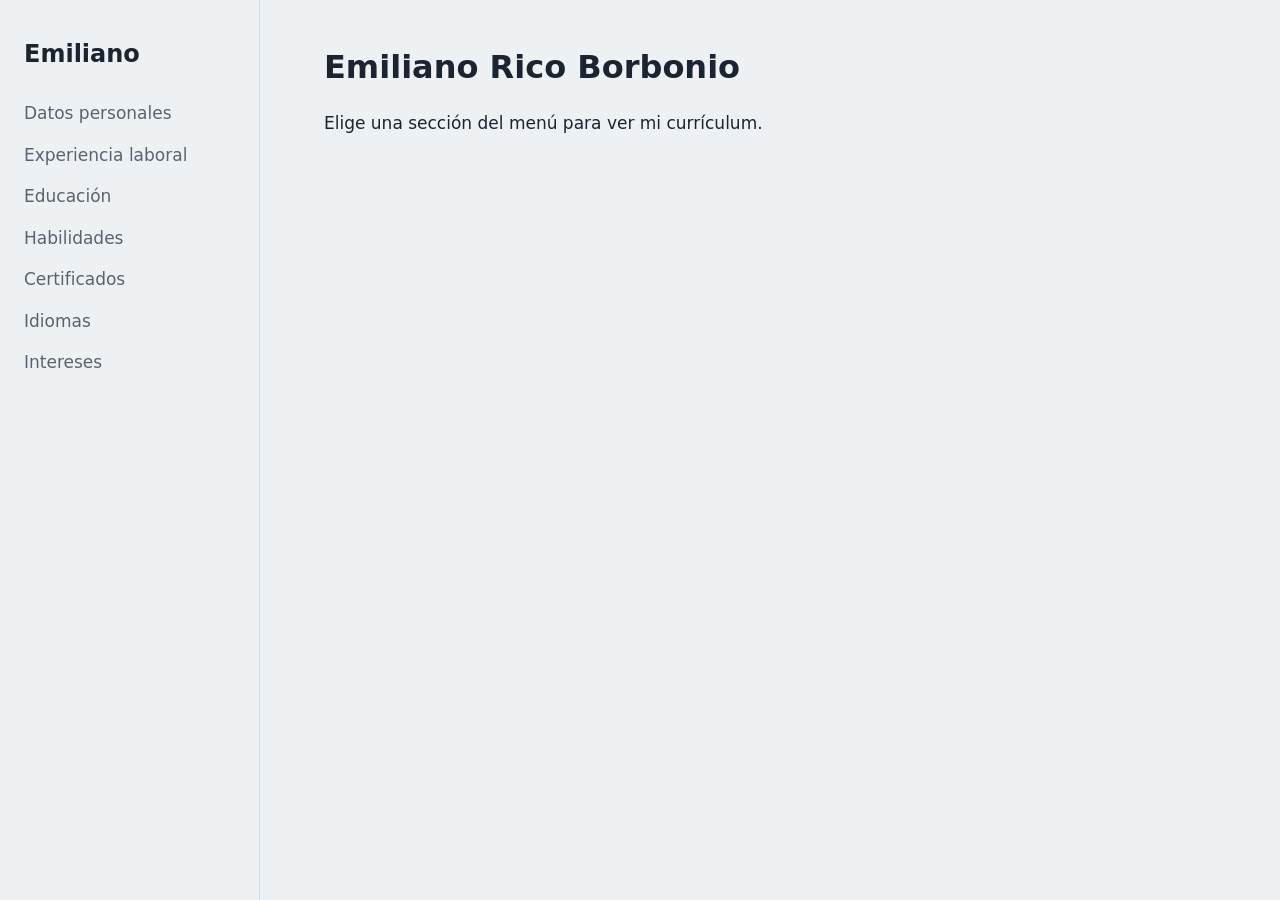
<file: index.html>
<!DOCTYPE html>
<html lang="es"><head><meta charset="utf-8"><meta name="viewport" content="width=device-width,initial-scale=1">
<title>Emiliano</title><link rel="stylesheet" href="style.css"></head>
<body><aside><p class="name"><a href="index.html" style="color:inherit;text-decoration:none">Emiliano</a></p><nav aria-label="Secciones"><ul><li><a href="header.html">Datos personales</a></li><li><a href="work-experience.html">Experiencia laboral</a></li><li><a href="education.html">Educación</a></li><li><a href="skills.html">Habilidades</a></li><li><a href="certificates.html">Certificados</a></li><li><a href="languages.html">Idiomas</a></li><li><a href="interest.html">Intereses</a></li></ul></nav></aside>
<main><h1>Emiliano Rico Borbonio</h1><p>Elige una sección del menú para ver mi currículum.</p></main></body></html>
</file>
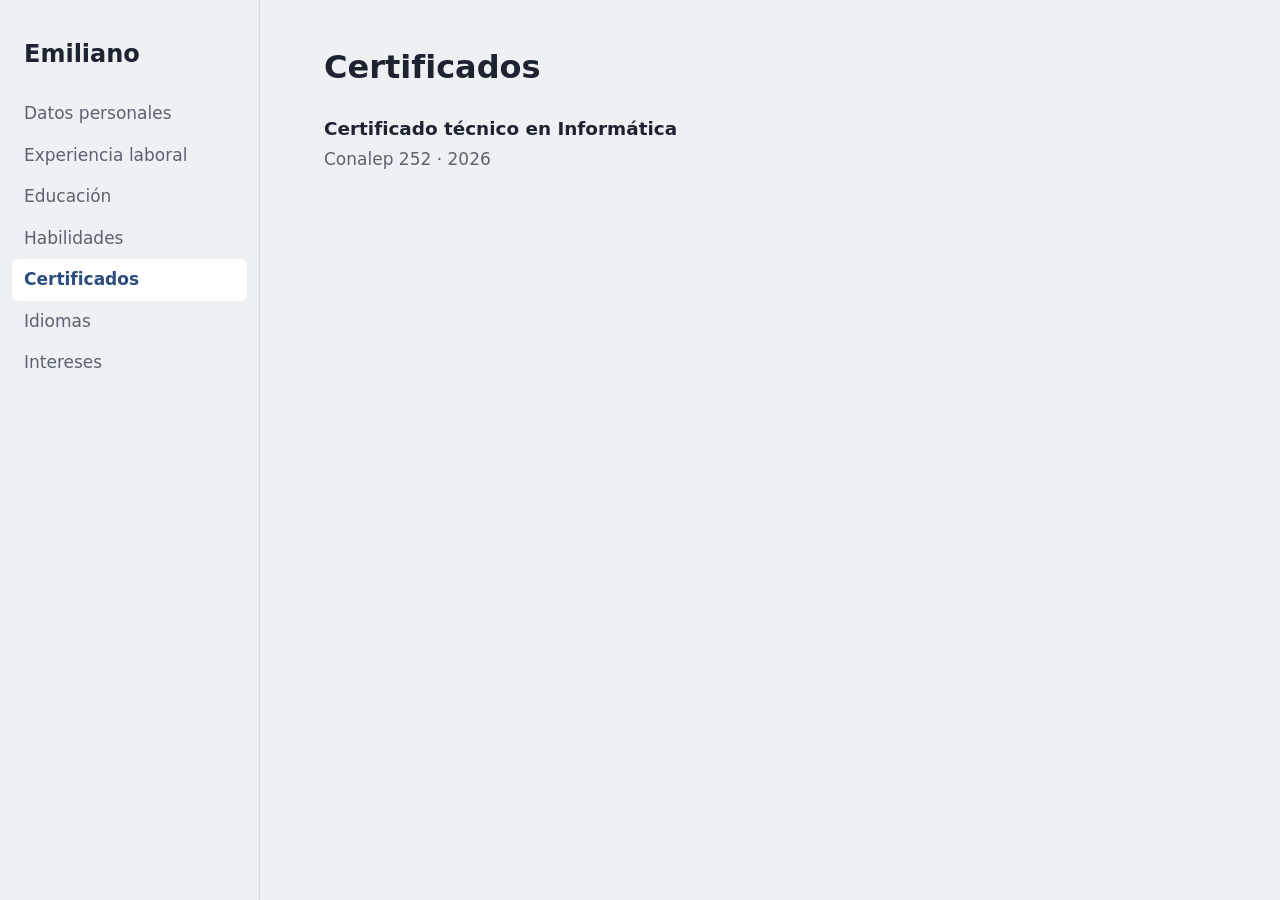
<file: certificates.html>
<!DOCTYPE html>
<html lang="es"><head><meta charset="utf-8"><meta name="viewport" content="width=device-width,initial-scale=1">
<title>Certificados – Emiliano</title><link rel="stylesheet" href="style.css"></head>
<body><aside><p class="name"><a href="index.html" style="color:inherit;text-decoration:none">Emiliano</a></p><nav aria-label="Secciones"><ul><li><a href="header.html">Datos personales</a></li><li><a href="work-experience.html">Experiencia laboral</a></li><li><a href="education.html">Educación</a></li><li><a href="skills.html">Habilidades</a></li><li><a href="certificates.html" aria-current="page">Certificados</a></li><li><a href="languages.html">Idiomas</a></li><li><a href="interest.html">Intereses</a></li></ul></nav></aside>
<main><h1>Certificados</h1><h2>Certificado técnico en Informática</h2>
<p class="meta">Conalep 252 · 2026</p></main></body></html>
</file>
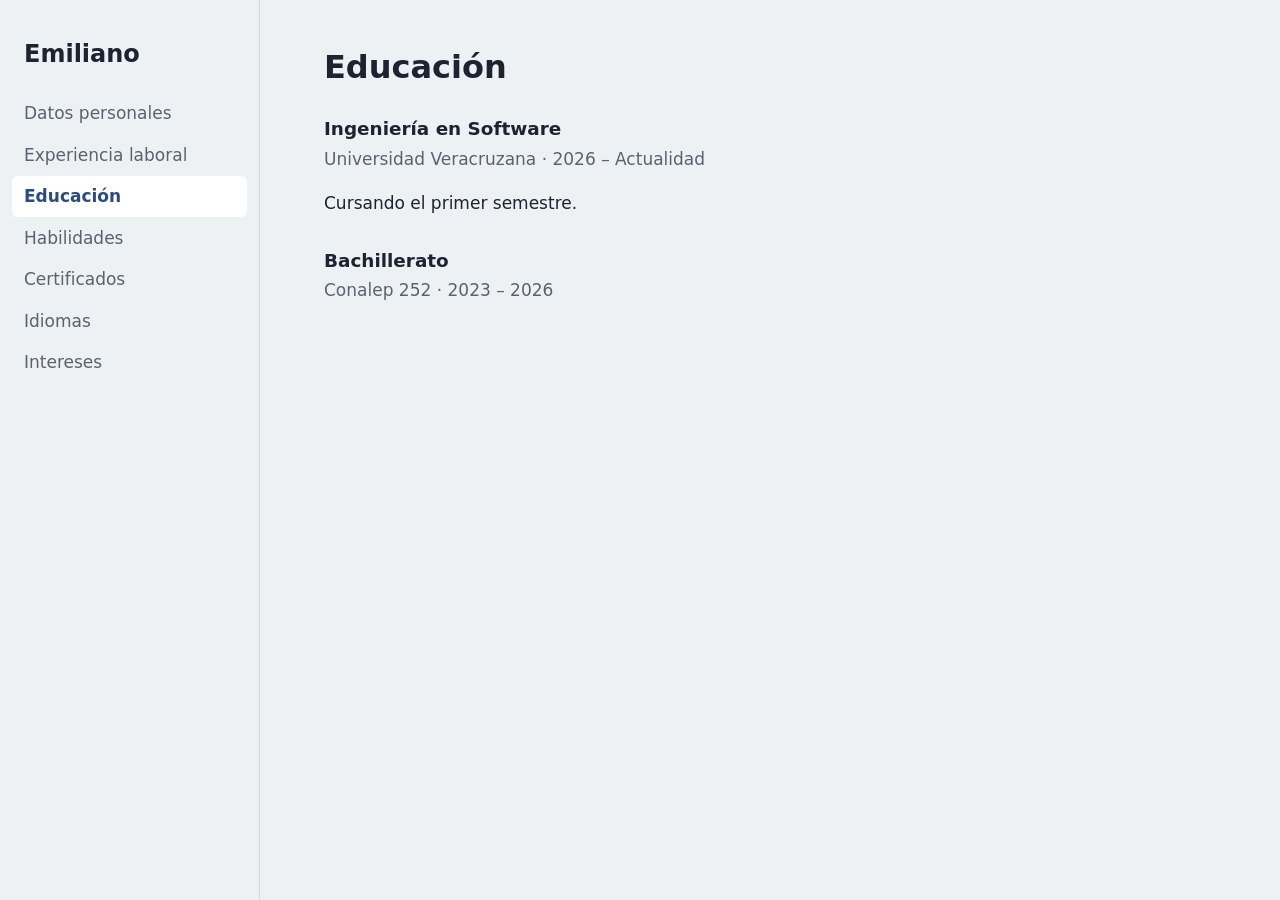
<file: education.html>
<!DOCTYPE html>
<html lang="es"><head><meta charset="utf-8"><meta name="viewport" content="width=device-width,initial-scale=1">
<title>Educación – Emiliano</title><link rel="stylesheet" href="style.css"></head>
<body><aside><p class="name"><a href="index.html" style="color:inherit;text-decoration:none">Emiliano</a></p><nav aria-label="Secciones"><ul><li><a href="header.html">Datos personales</a></li><li><a href="work-experience.html">Experiencia laboral</a></li><li><a href="education.html" aria-current="page">Educación</a></li><li><a href="skills.html">Habilidades</a></li><li><a href="certificates.html">Certificados</a></li><li><a href="languages.html">Idiomas</a></li><li><a href="interest.html">Intereses</a></li></ul></nav></aside>
<main><h1>Educación</h1><h2>Ingeniería en Software</h2>
<p class="meta">Universidad Veracruzana · 2026 – Actualidad</p>
<p>Cursando el primer semestre.</p>
<h2>Bachillerato</h2>
<p class="meta">Conalep 252 · 2023 – 2026</p></main></body></html>
</file>
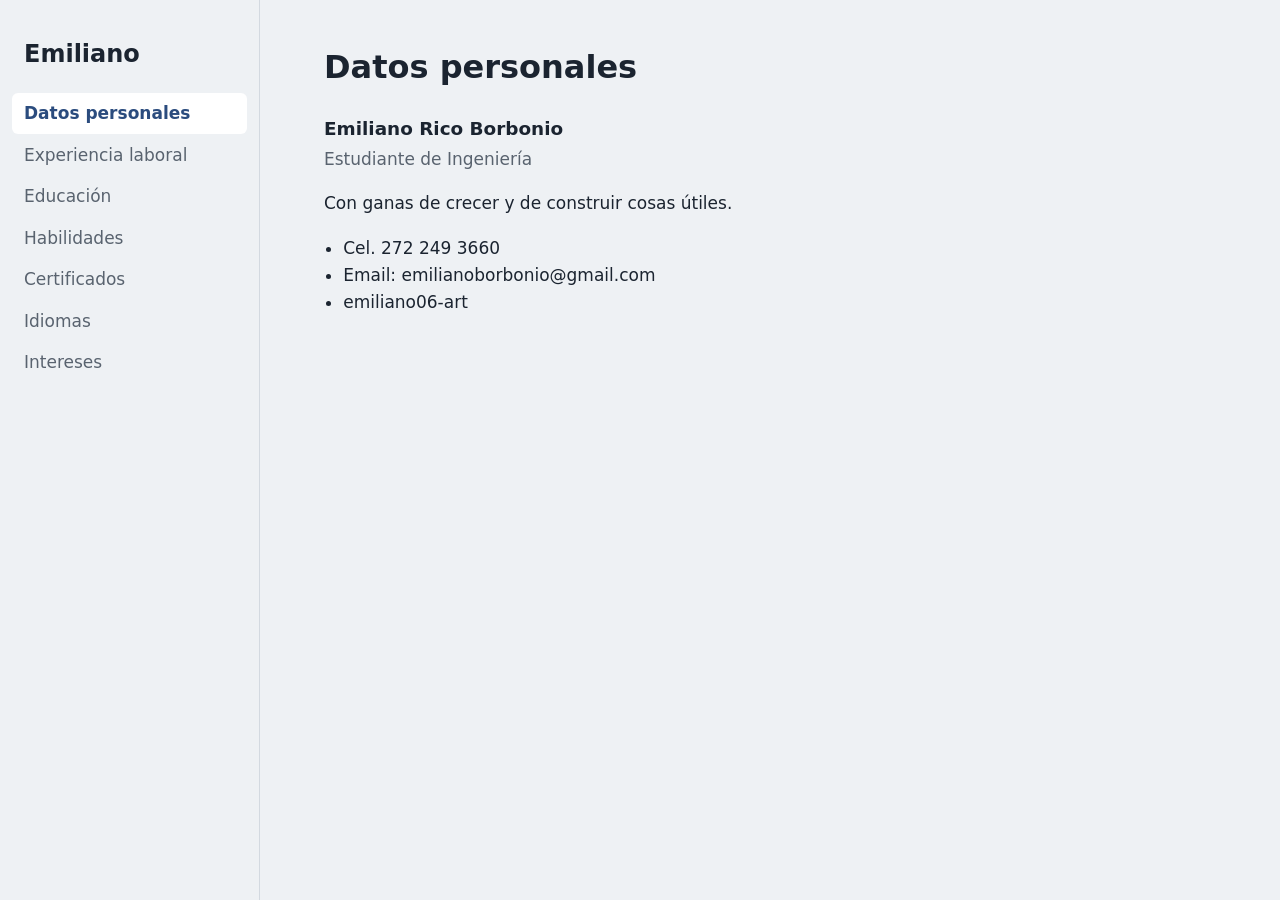
<file: header.html>
<!DOCTYPE html>
<html lang="es"><head><meta charset="utf-8"><meta name="viewport" content="width=device-width,initial-scale=1">
<title>Datos personales – Emiliano</title><link rel="stylesheet" href="style.css"></head>
<body><aside><p class="name"><a href="index.html" style="color:inherit;text-decoration:none">Emiliano</a></p><nav aria-label="Secciones"><ul><li><a href="header.html" aria-current="page">Datos personales</a></li><li><a href="work-experience.html">Experiencia laboral</a></li><li><a href="education.html">Educación</a></li><li><a href="skills.html">Habilidades</a></li><li><a href="certificates.html">Certificados</a></li><li><a href="languages.html">Idiomas</a></li><li><a href="interest.html">Intereses</a></li></ul></nav></aside>
<main><h1>Datos personales</h1><h2>Emiliano Rico Borbonio</h2>
<p class="meta">Estudiante de Ingeniería</p>
<p>Con ganas de crecer y de construir cosas útiles.</p>
<ul class="items"><li>Cel. 272 249 3660</li><li>Email: emilianoborbonio@gmail.com</li><li>emiliano06-art</li></ul></main></body></html>
</file>
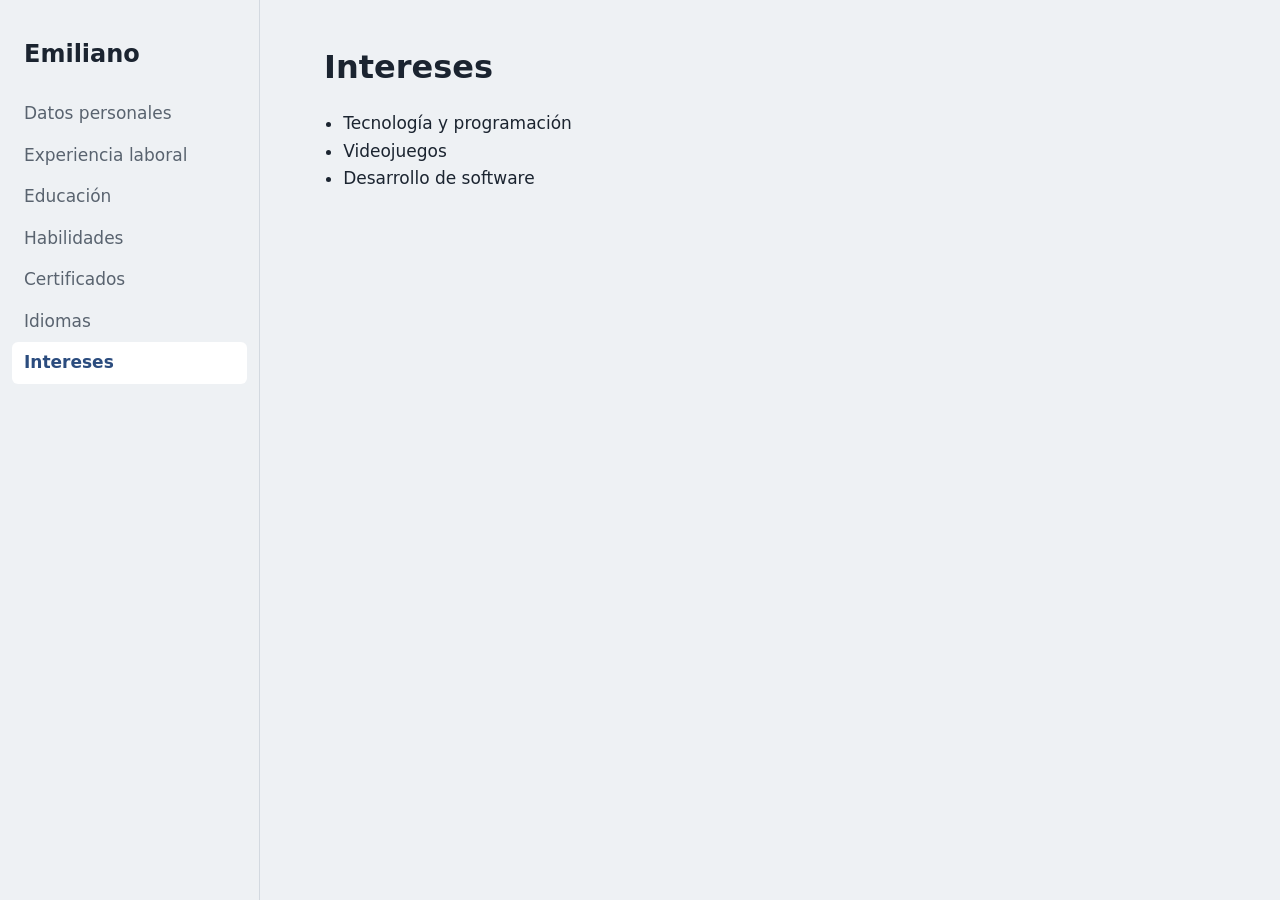
<file: interest.html>
<!DOCTYPE html>
<html lang="es"><head><meta charset="utf-8"><meta name="viewport" content="width=device-width,initial-scale=1">
<title>Intereses – Emiliano</title><link rel="stylesheet" href="style.css"></head>
<body><aside><p class="name"><a href="index.html" style="color:inherit;text-decoration:none">Emiliano</a></p><nav aria-label="Secciones"><ul><li><a href="header.html">Datos personales</a></li><li><a href="work-experience.html">Experiencia laboral</a></li><li><a href="education.html">Educación</a></li><li><a href="skills.html">Habilidades</a></li><li><a href="certificates.html">Certificados</a></li><li><a href="languages.html">Idiomas</a></li><li><a href="interest.html" aria-current="page">Intereses</a></li></ul></nav></aside>
<main><h1>Intereses</h1><ul class="items"><li>Tecnología y programación</li><li>Videojuegos</li><li>Desarrollo de software</li></ul></main></body></html>
</file>
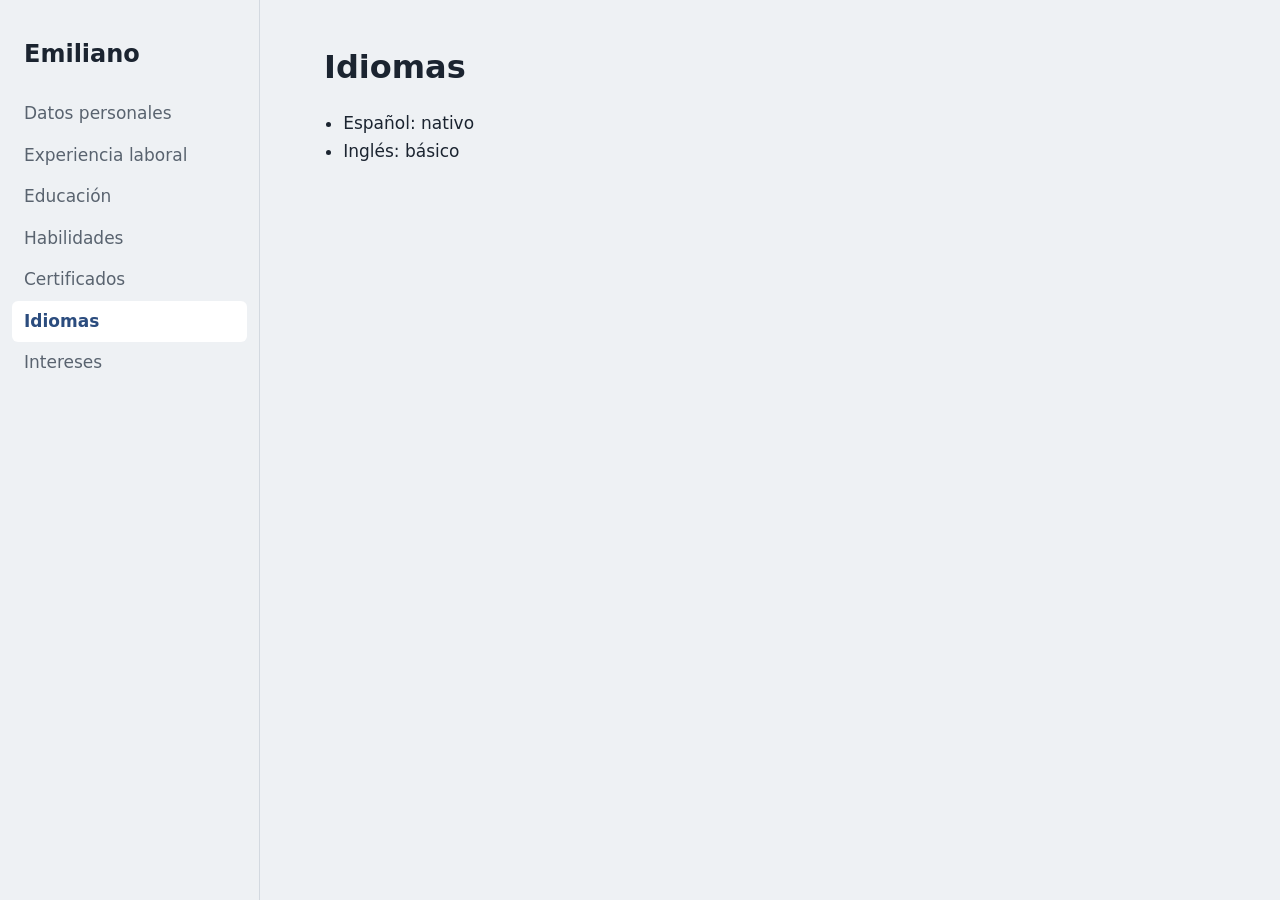
<file: languages.html>
<!DOCTYPE html>
<html lang="es"><head><meta charset="utf-8"><meta name="viewport" content="width=device-width,initial-scale=1">
<title>Idiomas – Emiliano</title><link rel="stylesheet" href="style.css"></head>
<body><aside><p class="name"><a href="index.html" style="color:inherit;text-decoration:none">Emiliano</a></p><nav aria-label="Secciones"><ul><li><a href="header.html">Datos personales</a></li><li><a href="work-experience.html">Experiencia laboral</a></li><li><a href="education.html">Educación</a></li><li><a href="skills.html">Habilidades</a></li><li><a href="certificates.html">Certificados</a></li><li><a href="languages.html" aria-current="page">Idiomas</a></li><li><a href="interest.html">Intereses</a></li></ul></nav></aside>
<main><h1>Idiomas</h1><ul class="items"><li>Español: nativo</li><li>Inglés: básico</li></ul></main></body></html>
</file>
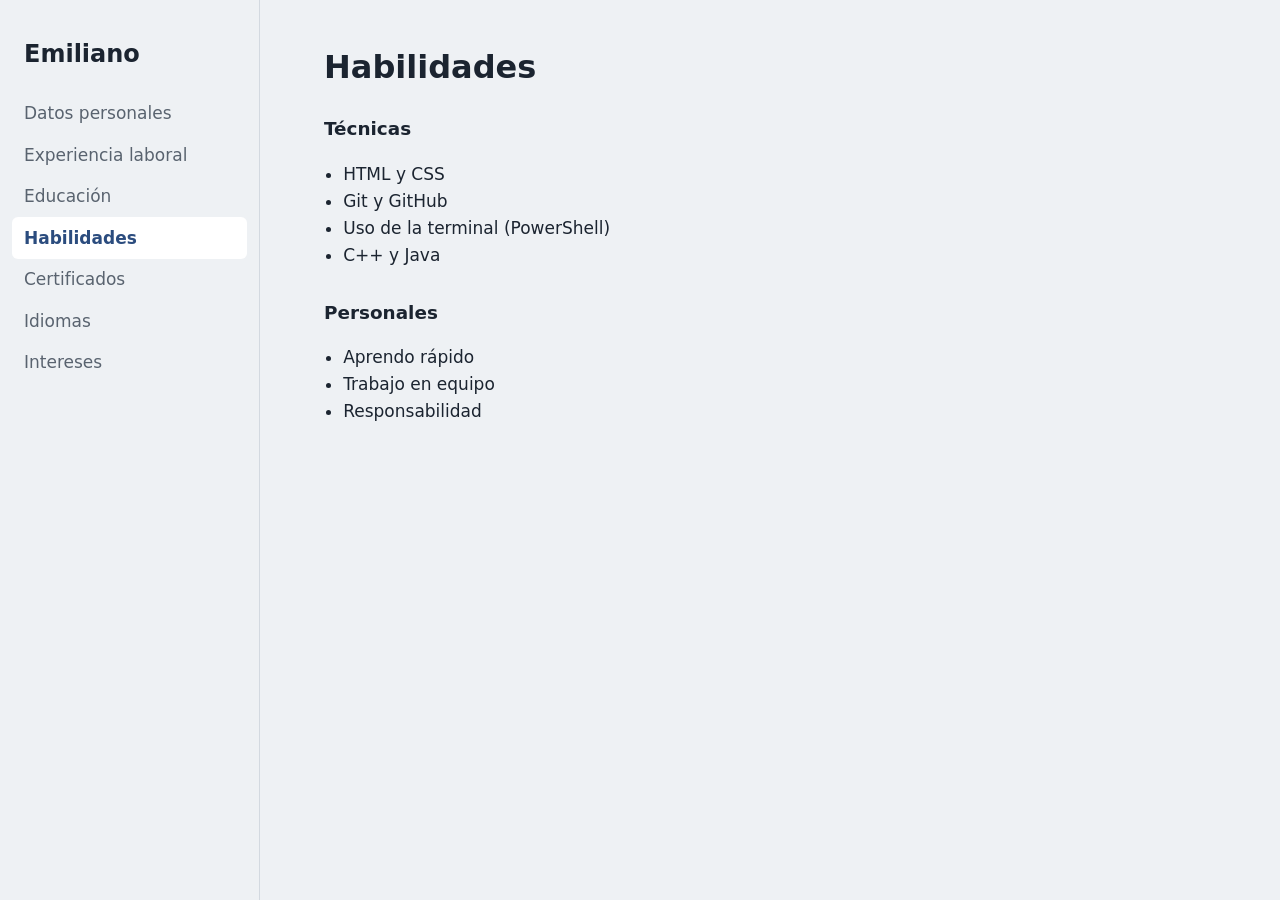
<file: skills.html>
<!DOCTYPE html>
<html lang="es"><head><meta charset="utf-8"><meta name="viewport" content="width=device-width,initial-scale=1">
<title>Habilidades – Emiliano</title><link rel="stylesheet" href="style.css"></head>
<body><aside><p class="name"><a href="index.html" style="color:inherit;text-decoration:none">Emiliano</a></p><nav aria-label="Secciones"><ul><li><a href="header.html">Datos personales</a></li><li><a href="work-experience.html">Experiencia laboral</a></li><li><a href="education.html">Educación</a></li><li><a href="skills.html" aria-current="page">Habilidades</a></li><li><a href="certificates.html">Certificados</a></li><li><a href="languages.html">Idiomas</a></li><li><a href="interest.html">Intereses</a></li></ul></nav></aside>
<main><h1>Habilidades</h1><h2>Técnicas</h2>
<ul class="items"><li>HTML y CSS</li><li>Git y GitHub</li><li>Uso de la terminal (PowerShell)</li><li>C++ y Java</li></ul>
<h2>Personales</h2>
<ul class="items"><li>Aprendo rápido</li><li>Trabajo en equipo</li><li>Responsabilidad</li></ul></main></body></html>
</file>
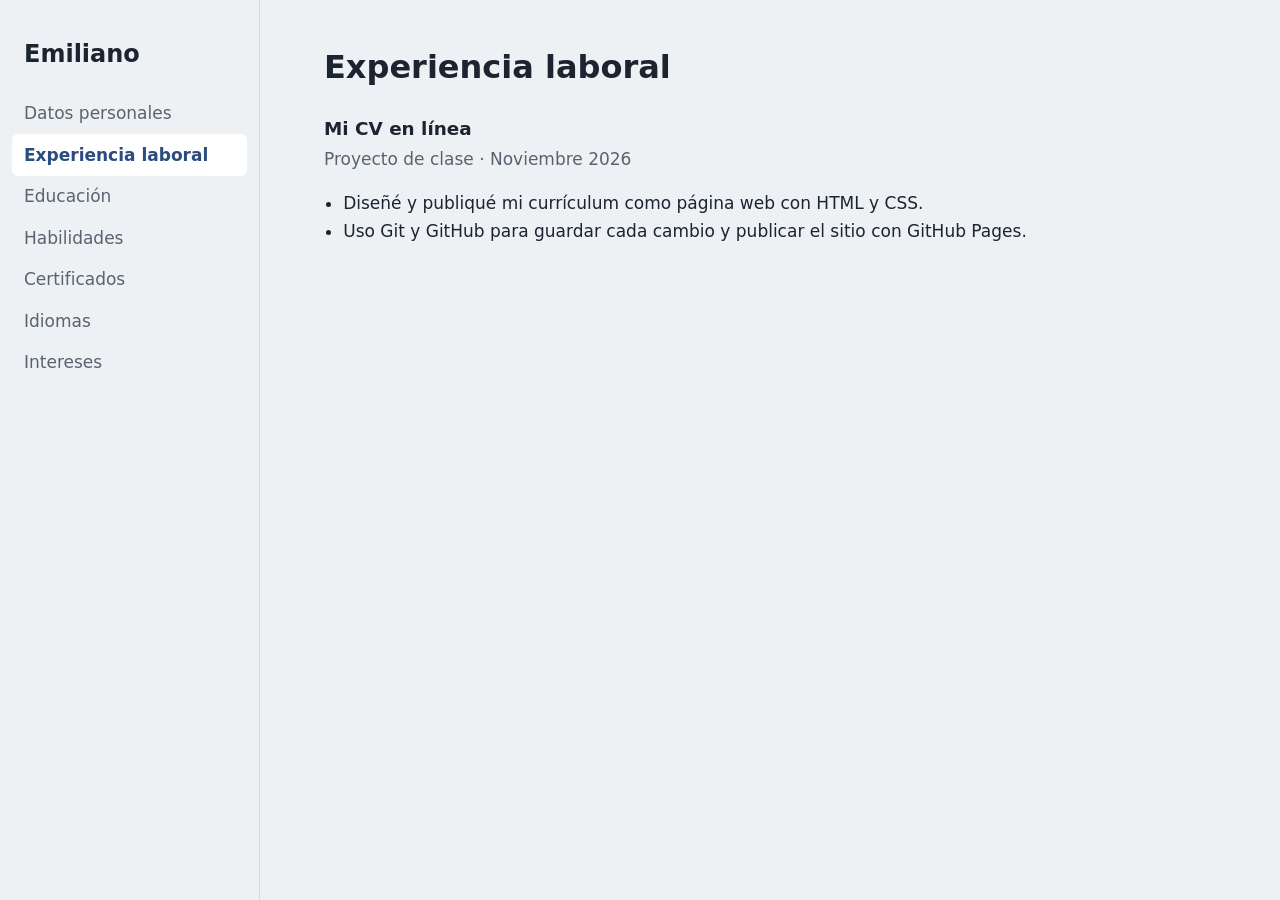
<file: work-experience.html>
<!DOCTYPE html>
<html lang="es"><head><meta charset="utf-8"><meta name="viewport" content="width=device-width,initial-scale=1">
<title>Experiencia laboral – Emiliano</title><link rel="stylesheet" href="style.css"></head>
<body><aside><p class="name"><a href="index.html" style="color:inherit;text-decoration:none">Emiliano</a></p><nav aria-label="Secciones"><ul><li><a href="header.html">Datos personales</a></li><li><a href="work-experience.html" aria-current="page">Experiencia laboral</a></li><li><a href="education.html">Educación</a></li><li><a href="skills.html">Habilidades</a></li><li><a href="certificates.html">Certificados</a></li><li><a href="languages.html">Idiomas</a></li><li><a href="interest.html">Intereses</a></li></ul></nav></aside>
<main><h1>Experiencia laboral</h1><h2>Mi CV en línea</h2>
<p class="meta">Proyecto de clase · Noviembre 2026</p>
<ul class="items"><li>Diseñé y publiqué mi currículum como página web con HTML y CSS.</li><li>Uso Git y GitHub para guardar cada cambio y publicar el sitio con GitHub Pages.</li></ul></main></body></html>
</file>
<file: style.css>
:root{--bg:#eef1f4;--panel:#ffffff;--ink:#1b2430;--muted:#59636f;--accent:#2b4c7e;--line:#d3d9e0}
@media (prefers-color-scheme:dark){:root{--bg:#141a22;--panel:#1c242e;--ink:#e6eaef;--muted:#9aa5b1;--accent:#8fb2e8;--line:#2e3846}}
*{box-sizing:border-box}
html{color-scheme:light dark}
body{margin:0;background:var(--bg);color:var(--ink);font:17px/1.6 "Segoe UI",system-ui,-apple-system,sans-serif;display:grid;grid-template-columns:260px 1fr;min-height:100vh}
aside{padding:2.5rem 1.5rem;border-right:1px solid var(--line);position:sticky;top:0;height:100vh}
aside .name{font-size:1.5rem;font-weight:700;margin:0 0 1.5rem;line-height:1.2}
nav ul{list-style:none;margin:0;padding:0}
nav a{display:block;padding:.45rem .75rem;margin:0 -.75rem;border-radius:6px;color:var(--muted);text-decoration:none}
nav a:hover{color:var(--ink)}
nav a[aria-current="page"]{color:var(--accent);background:var(--panel);font-weight:600}
a:focus-visible{outline:2px solid var(--accent);outline-offset:2px}
main{padding:3rem clamp(1.25rem,5vw,4rem);max-width:52rem}
h1{font-size:2rem;margin:0 0 1.5rem;line-height:1.2}
h2{font-size:1.15rem;margin:1.75rem 0 .15rem}
.meta{color:var(--muted);margin:0 0 .5rem}
ul.items{padding-left:1.2rem}
p{max-width:65ch}
@media (max-width:760px){
 body{grid-template-columns:1fr}
 aside{position:static;height:auto;border-right:0;border-bottom:1px solid var(--line);padding:1.25rem}
 nav ul{display:flex;flex-wrap:wrap;gap:.25rem}
 nav a{margin:0}
}
</file>
